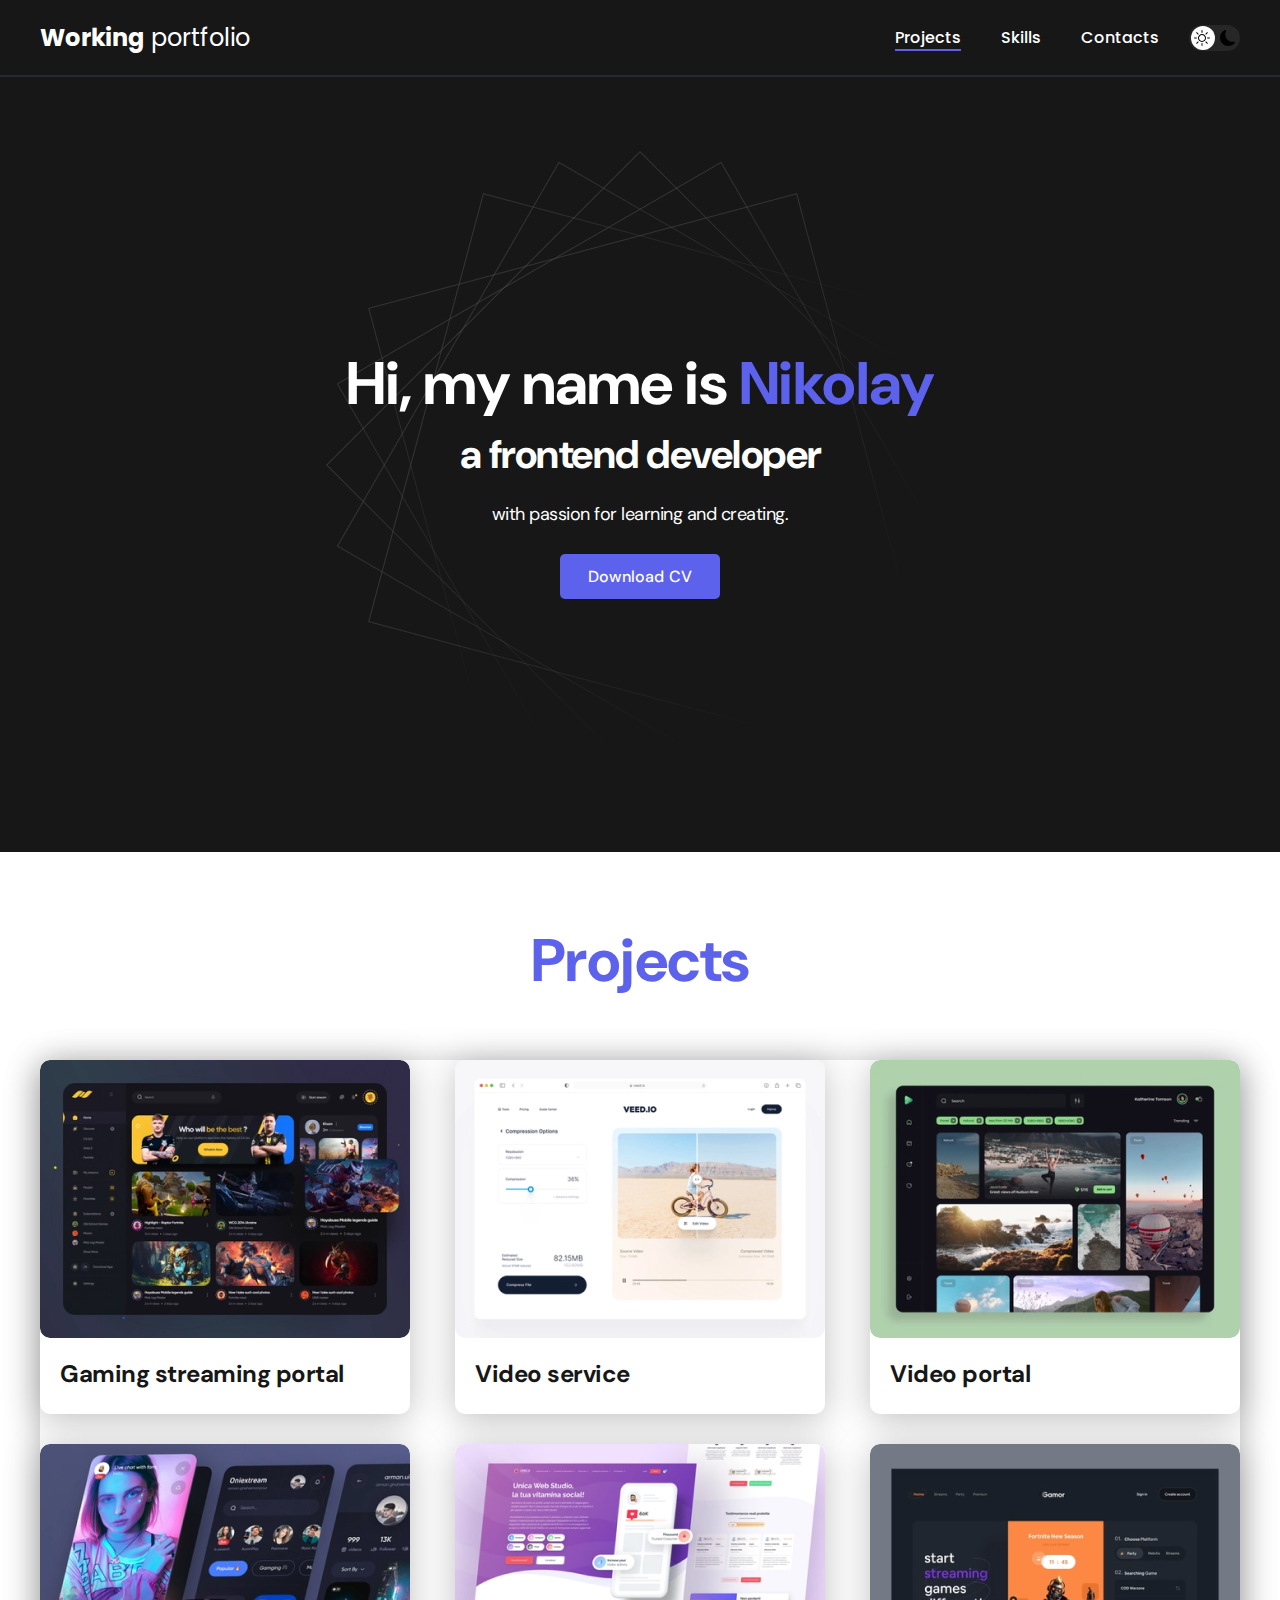
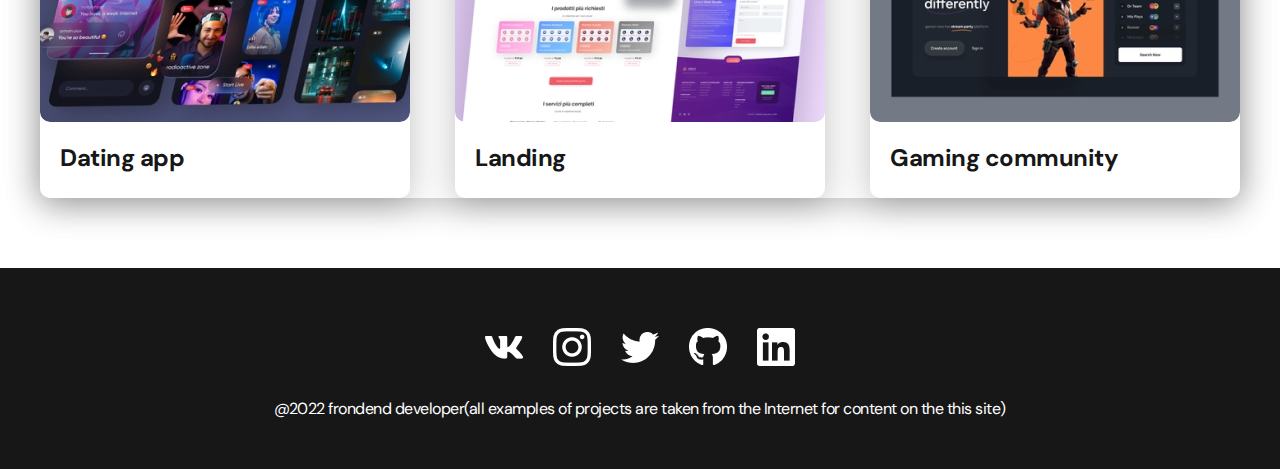
<file: index.html>
<!DOCTYPE html>
<html lang="en">
<head>
	<meta charset="UTF-8">
	<meta http-equiv="X-UA-Compatible" content="IE=edge">
	<meta name="viewport" content="width=device-width, initial-scale=1.0">
	<link rel="stylesheet" href="./css/main.css">
	<title>Nikolay Work</title>
</head>
<body>
	<nav class="nav">
		<div class="container">
			<div class="nav-row">
				<a href="./index.html" class="logo"><strong>Working</strong> portfolio</a>
				
				
				<button class="dark-mode-btn ">
					<img src="./img/icon/sun.svg" alt="Light mode" class="dark-mode-btn__icon">
					<img src="./img/icon/moon.svg" alt="Dark mode" class="dark-mode-btn__icon">
				</button>


				<ul class="nav-list">
					<li class="nav-list__item"><a href="./index.html" class="nav-list__link nav-list__link--active">Projects</a></li>
					<li class="nav-list__item"><a href="./skills.html" class="nav-list__link">Skills</a></li>
					<li class="nav-list__item"><a href="./contacts.html" class="nav-list__link">Contacts</a></li>
				</ul>
			</div>
		</div>
	</nav>

	<header class="header">
			<div class="header__wrapper">
				<h1 class="header__title">
					<strong>Hi, my name is <em>Nikolay</em></strong><br> 
					a frontend developer
				</h1>
				<div class="header__text">
					<p>with passion for learning and creating.</p>
				</div>
				<a href="#!" class="btn">Download CV</a>
			</div>
	</header>

	<main class="section">
		<div class="container">
			<h2 class="title-1">Projects</h2>
			<ul class="projects">
				<li class="project">
					<a href="./project-page.html">
						<img src="./img/icon/projects/01.jpg" alt="Project img" class="project__image">
						<h3 class="project__title">Gaming streaming portal</h3>
					</a>
				</li>
				<li class="project">
					<a href="./project-page.html">
						<img src="./img/icon/projects/Project 2.jpg" alt="Project img" class="project__image">
						<h3 class="project__title">Video service</h3>
					</a>
				</li>	
				<li class="project">
						<a href="./project-page.html">
						<img src="./img/icon/projects/Project 3.jpg" alt="Project img" class="project__image">
					<h3 class="project__title">Video portal</h3>
					</a>
				</li>
				</a>
				<li class="project">
					<a href="./project-page.html">
						<img src="./img/icon/projects/Project 4.jpg" alt="Project img" class="project__image">
						<h3 class="project__title">Dating app</h3>
					</a>
				</li>
				<li class="project">
					<a href="./project-page.html">
						<img src="./img/icon/projects/Project 5.jpg" alt="Project img" class="project__image">
						<h3 class="project__title">Landing</h3>
					</a>
				</li>
				<li class="project">
					<a href="./project-page.html">
						<img src="./img/icon/projects/Project 6.jpg" alt="Project img" class="project__image">
						<h3 class="project__title">Gaming community</h3>
					</a>
				</li>
			</ul>
		</div>
	</main>
	
	<footer class="footer">
		<div class="container">
			<div class="footer__wrapper">
				<ul class="social">
					<li class="social__item"><a href="https://vk.com/6nicksm1th9"><img src="./img/icon/vk.png" alt="VK"></a></li>
					<li class="social__item"><a href="https://www.instagram.com/bbbbbbborn/"><img src="./img/icon/instagram.png" alt="Instagram"></a></li>
					<li class="social__item"><a href="#!"><img src="./img/icon/twitter.png" alt="Twitter"></a></li>
					<li class="social__item"><a href="#!"><img src="./img/icon/github.png" alt="Github"></a></li>	
					<li class="social__item"><a href="#!"><img src="./img/icon/in.png" alt="LinkedIn"></a></li>
				</ul>
				<div class="copyright">
					<p>@2022 frondend developer(all examples of projects are taken from the Internet for content on the this site)</p>
				</div>
			</div>
		</div>
	</footer>

	<script src="./js/main.js"></script>

</body>
</html>
</file>
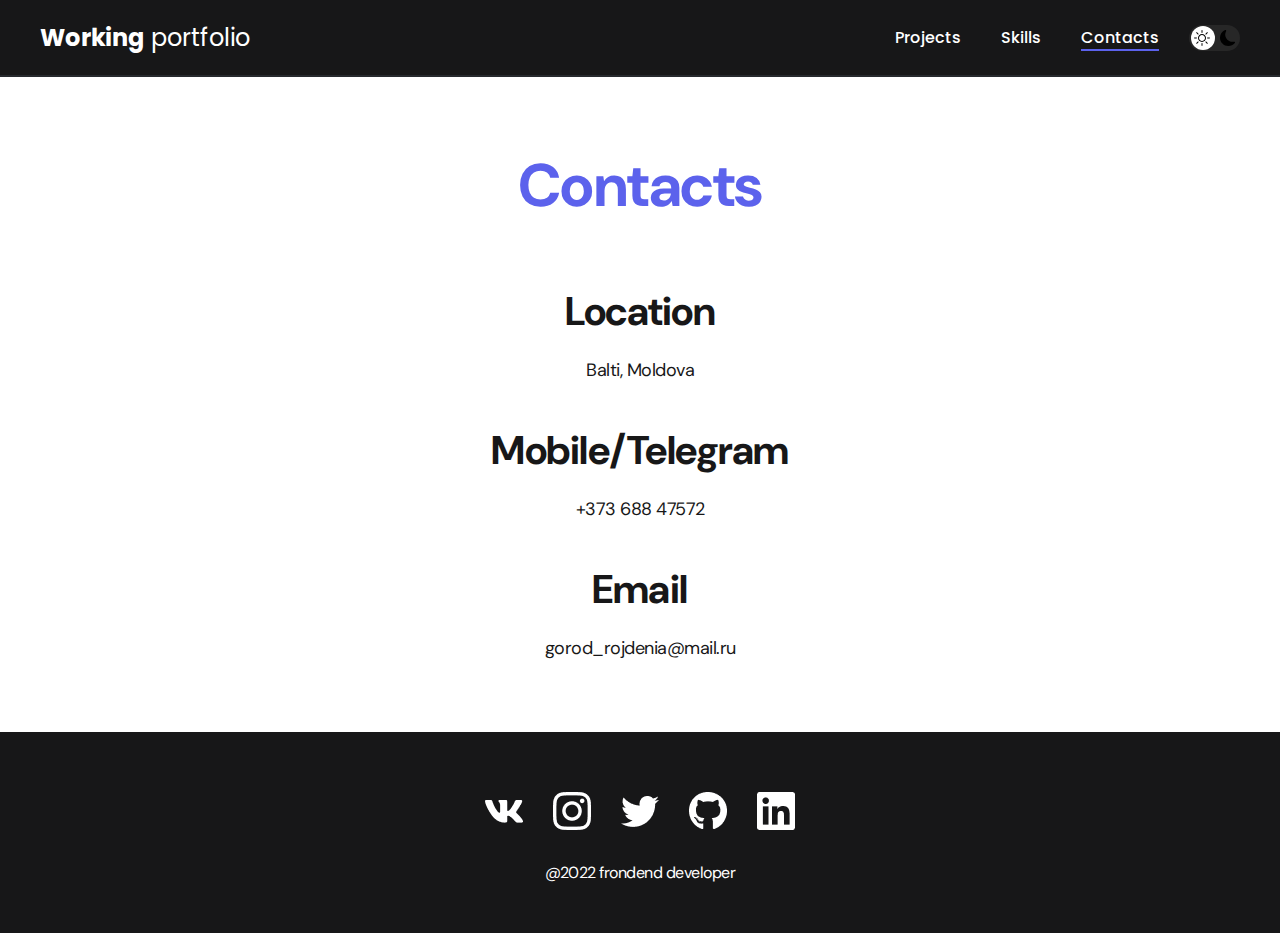
<file: contacts.html>
<!DOCTYPE html>
<html lang="en">
<head>
	<meta charset="UTF-8">
	<meta http-equiv="X-UA-Compatible" content="IE=edge">
	<meta name="viewport" content="width=device-width, initial-scale=1.0">
	<link rel="stylesheet" href="./css/main.css">
	<title>Nikolay Work</title>
</head>
<body>
	<nav class="nav">
		<div class="container">
			<div class="nav-row">
				<a href="./index.html" class="logo"><strong>Working</strong> portfolio</a>

				<button class="dark-mode-btn">
					<img src="./img/icon/sun.svg" alt="Light mode" class="dark-mode-btn__icon">
					<img src="./img/icon/moon.svg" alt="Dark mode" class="dark-mode-btn__icon">
				</button>

				<ul class="nav-list">
					<li class="nav-list__item"><a href="./index.html" class="nav-list__link">Projects</a></li>
					<li class="nav-list__item"><a href="./skills.html" class="nav-list__link">Skills</a></li>
					<li class="nav-list__item"><a href="./contacts.html" class="nav-list__link nav-list__link--active">Contacts</a></li>
				</ul>
			</div>
		</div>
	</nav>

	

	<main class="section">
		<div class="container">
			<h1 class="title-1">Contacts</h1>
			
				<ul class="content-list">
					<li class="conent-list__item">
						<h2 class="title-2">Location</h2>
						<p class="sub-title-2"> Balti, Moldova</p>
					</li>
					<li class="conent-list__item">		
						<h2 class="title-2">Mobile/Telegram</h2>
						<p><a class="sub-title-2__num" href="tel:+37368847572" > +373 688 47572</a></p>  
					</li>
					<li class="conent-list__item">		
						<h2 class="title-2">Email</h2>
						<p><a href="mailto:gorod_rojdenia@mail.ru" class="mail">gorod_rojdenia@mail.ru</a></p>  
					</li>
				</ul>
		</div>
	</main>
	
	<footer class="footer">
		<div class="container">
			<div class="footer__wrapper">
				<ul class="social">
					<li class="social__item"><a href="https://vk.com/6nicksm1th9"><img src="./img/icon/vk.png" alt="VK"></a></li>
					<li class="social__item"><a href="https://www.instagram.com/bbbbbbborn/"><img src="./img/icon/instagram.png" alt="Instagram"></a></li>
					<li class="social__item"><a href="#!"><img src="./img/icon/twitter.png" alt="Twitter"></a></li>
					<li class="social__item"><a href="#!"><img src="./img/icon/github.png" alt="Github"></a></li>	
					<li class="social__item"><a href="#!"><img src="./img/icon/in.png" alt="LinkedIn"></a></li>
				</ul>
				<div class="copyright">
					<p>@2022 frondend developer</p>
				</div>
			</div>
		</div>
	</footer>

	<script src="./js/main.js"></script>

</body>
</html>
</file>
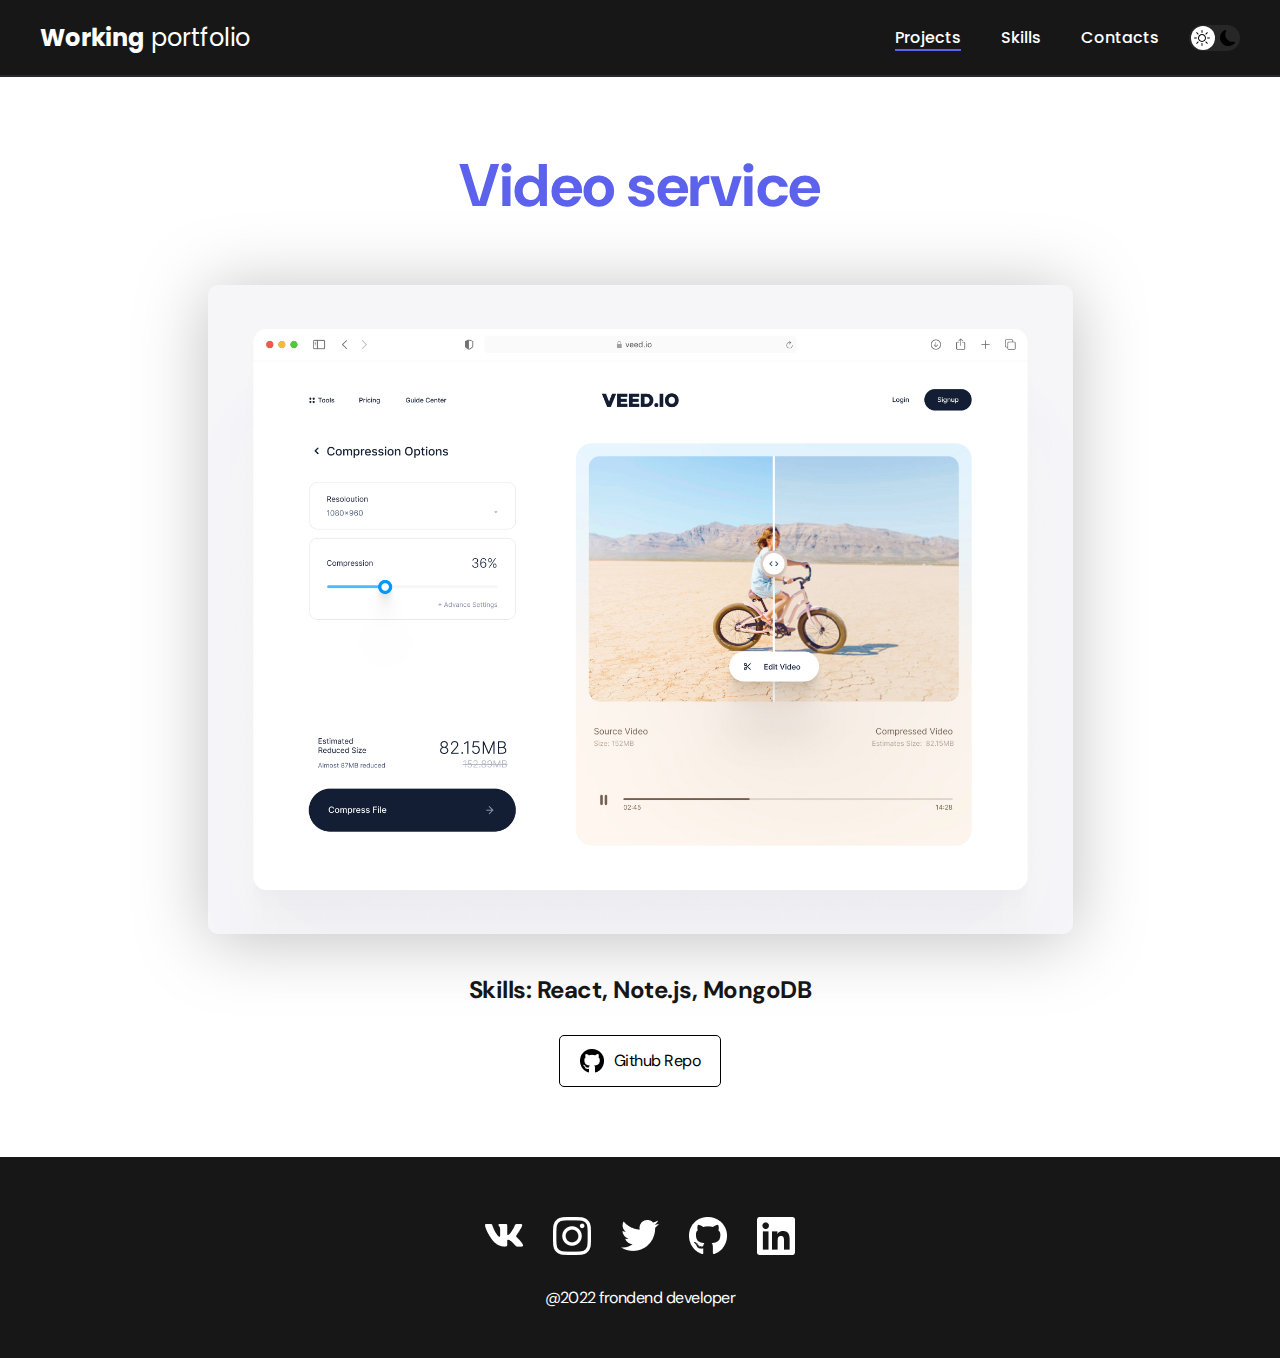
<file: project-page.html>
<!DOCTYPE html>
<html lang="en">
<head>
	<meta charset="UTF-8">
	<meta http-equiv="X-UA-Compatible" content="IE=edge">
	<meta name="viewport" content="width=device-width, initial-scale=1.0">
	<link rel="stylesheet" href="./css/main.css">
	<title>Nikolay Work</title>
</head>
<body>
	<nav class="nav">
		<div class="container">
			<div class="nav-row">
				<a href="./index.html" class="logo"><strong>Working</strong> portfolio</a>

				<button class="dark-mode-btn">
					<img src="./img/icon/sun.svg" alt="Light mode" class="dark-mode-btn__icon">
					<img src="./img/icon/moon.svg" alt="Dark mode" class="dark-mode-btn__icon">
				</button>

				<ul class="nav-list">
					<li class="nav-list__item"><a href="./index.html" class="nav-list__link nav-list__link--active">Projects</a></li>
					<li class="nav-list__item"><a href="./skills.html" class="nav-list__link">Skills</a></li>
					<li class="nav-list__item"><a href="./contacts.html" class="nav-list__link">Contacts</a></li>
				</ul>
			</div>
		</div>
	</nav>

	

	<main class="section">
		<div class="container">
			<div class="project-details">

			<h1 class="title-1">Video service</h1>

			<img src="./img/icon/projects/02-big.jpg" alt="" class="project-details__cover">
				<div class="project-details__desc">
					<p>
						Skills: React, Note.js, MongoDB
					</p>
				</div>

				<a href="#!" class="btn-outline">
					<img src="./img/icon/Vector (9).png" alt="">
					Github Repo 
				</a>

			</div>
		</div>
	</main>
	
	<footer class="footer">
		<div class="container">
			<div class="footer__wrapper">
				<ul class="social">
					<li class="social__item"><a href="https://vk.com/6nicksm1th9"><img src="./img/icon/vk.png" alt="VK"></a></li>
					<li class="social__item"><a href="https://www.instagram.com/bbbbbbborn/"><img src="./img/icon/instagram.png" alt="Instagram"></a></li>
					<li class="social__item"><a href="#!"><img src="./img/icon/twitter.png" alt="Twitter"></a></li>
					<li class="social__item"><a href="#!"><img src="./img/icon/github.png" alt="Github"></a></li>	
					<li class="social__item"><a href="#!"><img src="./img/icon/in.png" alt="LinkedIn"></a></li>
				</ul>
				<div class="copyright">
					<p>@2022 frondend developer</p>
				</div>
			</div>
		</div>
	</footer>

	<script src="./js/main.js"></script>

</body>
</html>
</file>
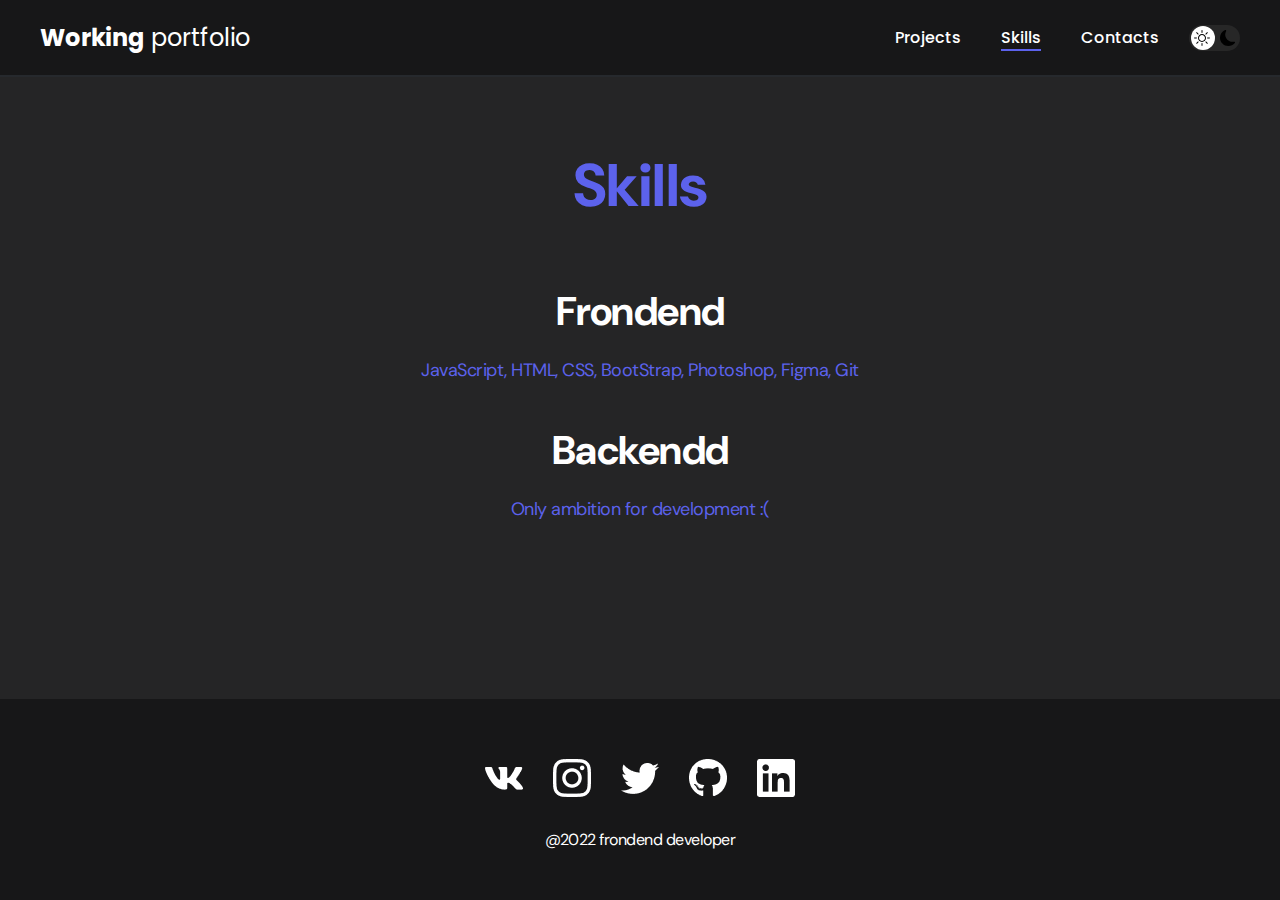
<file: skills.html>
<!DOCTYPE html>
<html lang="en">
<head>
	<meta charset="UTF-8">
	<meta http-equiv="X-UA-Compatible" content="IE=edge">
	<meta name="viewport" content="width=device-width, initial-scale=1.0">
	<link rel="stylesheet" href="./css/main.css">
	<title>Nikolay Work</title>
</head>
<body class="dark">
	<nav class="nav">
		<div class="container">
			<div class="nav-row">
				<a href="./index.html" class="logo"><strong>Working</strong> portfolio</a>

				<button class="dark-mode-btn">
					<img src="./img/icon/sun.svg" alt="Light mode" class="dark-mode-btn__icon">
					<img src="./img/icon/moon.svg" alt="Dark mode" class="dark-mode-btn__icon">
				</button>

				<ul class="nav-list">
					<li class="nav-list__item"><a href="./index.html" class="nav-list__link">Projects</a></li>
					<li class="nav-list__item"><a href="./skills.html" class="nav-list__link nav-list__link--active">Skills</a></li>
					<li class="nav-list__item"><a href="./contacts.html" class="nav-list__link">Contacts</a></li>
				</ul>
			</div>
		</div>
	</nav>

	

	<main class="section">
		<div class="container">
			<h1 class="title-1">Skills</h1>
			
				<ul class="content-list">
					<li class="conent-list__item">
						<h2 class="title-2">Frondend</h2>
						<p class="sub-title-2"> JavaScript, HTML, CSS, BootStrap, Photoshop, Figma, Git</p>
					</li>
					<li class="conent-list__item">		
						<h2 class="title-2">Backendd</h2>
						<p class="sub-title-2">Only ambition for development :(</p>  
					</li>
				</ul>
		</div>
	</main>
	
	<footer class="footer">
		<div class="container">
			<div class="footer__wrapper">
				<ul class="social">
					<li class="social__item"><a href="https://vk.com/6nicksm1th9"><img src="./img/icon/vk.png" alt="VK"></a></li>
					<li class="social__item"><a href="https://www.instagram.com/bbbbbbborn/"><img src="./img/icon/instagram.png" alt="Instagram"></a></li>
					<li class="social__item"><a href="#!"><img src="./img/icon/twitter.png" alt="Twitter"></a></li>
					<li class="social__item"><a href="#!"><img src="./img/icon/github.png" alt="Github"></a></li>	
					<li class="social__item"><a href="#!"><img src="./img/icon/in.png" alt="LinkedIn"></a></li>
				</ul>
				<div class="copyright">
					<p>@2022 frondend developer</p>
				</div>
			</div>
		</div>
	</footer>

	<script src="./js/main.js"></script>

</body>
</html>
</file>
<file: css/main.css>
@import "./reset.css";
@import url('https://fonts.googleapis.com/css2?family=DM+Sans:wght@400;500;700&family=Poppins:ital,wght@0,500;0,700;1,400&display=swap');


/*
font-family: 'DM Sans', sans-serif;
font-family: 'Poppins', sans-serif;
*/

:root {
	--blackpure: #000;
	--black: #171718;
	--black-border: #26292D;
	--white: #fff;
	--purple: #5C62EC;

	--transition: 0.5s ease;	
	--text-color: var(--black);
	--dark-bg: var(--black);
	--dark-border: var(--black-border);
	--header-text: var(--white);
	--accent: var(--purple);


	--accent-dark: var(--white);


	/* Light Mode*/
	--page-bg: var(--white);
	--text-color: var(--black);
	--title-1: var(--accent);
	--title-2: var(--black);
	--sub-title-2: var(--black);

	--project-card-bg: var(--white);
	--project-card-text: var(--black);
	--box-shadow: 0px 5px 35px rgba(0, 0, 0, 0.25);
}


.dark {
	/* Dark Mode*/
	--page-bg: #252526;
	--text-color: var(--white);

	--title-1: var(--white);
	--title-2: var(--white);
	--sub-title-2: var(--purple);

	--project-card-bg: var(--black);
	--project-card-text: var(--white);
	--box-shadow: 0px 5px 35px rgba(0, 0, 0, 0.8);
}

html, body {
	display: flex;
	flex-direction: column;
	min-height: 100vh;

	font-family: 'DM Sans', sans-serif;
	letter-spacing: -0.5px;
	/*Light Mode*/
	background-color: var(--page-bg);
	color: var(--text-color);
}

/* General*/

.container {
	margin: 0 auto;
	padding: 0 15px;
	max-width: 1200px;
	align-items: center;
}

.none{
	display: none !important;
}

.section {
	padding: 70px 0;
}

.title-1 {
	margin-bottom: 60px;

	font-size: 60px;
	font-weight: 700;
	line-height: 1.3;
	color: var(--purple);
	text-align: center;
}

.title-2 {
	margin-bottom: 20px;
	color: var(--title-2);
	font-size: 40px;
	line-height: 1.3;
	font-weight: 700;
}

.title-2 p{
	color: var(--sub-title-2)
}

.title-2 {
	color: var(--title-2);
}


/* Nav*/

.nav {
	padding: 20px 0;
	border-bottom: 2px solid var(--dark-border);
	background-color: var(--dark-bg);
	color: var(--header-text);
	letter-spacing: normal;
}

.nav-row {
	display: flex;
	justify-content: row-gap;
	align-items: center;
	column-gap: 30px;
	row-gap: 20px;
	flex-wrap: wrap;
}

a {
	text-decoration: none
}

ul {
	list-style-type: none;
}

.logo {
	margin-right: auto;
	color: var(--header-text);
	font-size: 24px;
	font-family: 'Poppins', sans-serif;
	transition: var(--transition);
}

.logo strong{
	font-weight: 700;
}

.nav-list{
	display: flex;
	flex-wrap: wrap;
	row-gap: 10px;
	align-items: center;
	column-gap: 40px;
	font-size: 16px;
	font-weight: 500;
	font-family: 'Poppins', sans-serif;
}

/* Dark Mode Button*/

.dark-mode-btn {
	order: 1;
	position: relative;
	display: flex;
	justify-content: space-between;

	width: 51px;
	height: 26px;
	padding: 5px;

	border-radius: 50px;
	background-color: #272727;
}

.dark-mode-btn::before{
	content: "";
	position: absolute;
	left: 1px;
	top: 1px;

	display: block;
	width: 24px;
	height: 24px;
	margin-left: 0.06rem;


	border-radius: 50%;
	background-color: white;
	transition: left 0.2s ease-in;
}

.dark-mode-btn--active::before {
	left: 26px;
}

.dark-mode-btn__icon {
	position: relative;
	display: flex;
	align-items: center;
	z-index: 9;
}



.nav-list__link {
	color: var(--header-text);
	transition: opacity 0.2s ease;
}

.nav-list__link:hover {
	opacity: 0.8;
}

.nav-list__link:active {
	position: relative;
	-webkit-box-shadow: 11px 13px 34px -1px rgba(34, 60, 80, 0.2);
-moz-box-shadow: 11px 13px 34px -1px rgba(34, 60, 80, 0.2);
box-shadow: 11px 13px 34px -1px rgba(34, 60, 80, 0.2);
}


.nav-list__link--active {
	position: relative;
}

.nav-list__link--active::before {
	content: '';

	position: absolute;
	left: 0;
	top: 100%;
	display: block;
	height: 2px;
	width: 100%;
	background-color: var(--accent)
}

/*Header*/

.header {
	padding: 40px 0;
	min-height: 695px;

	display: flex;
	justify-content: center;
	align-items: center;

	background-color: var(--dark-bg);

	background-image: url('./../img/icon/projects/Abstract-1.png');
	background-repeat: no-repeat;
	background-size: auto;
	background-position: center center;

	color: var(--white);
	text-align: center;
}	

.header__wrapper {
	padding: 0 15px;
	max-width: 660px;
}

.header__title {
	margin-bottom: 20px;
	font-size: 40px;
	font-weight: 700;
	line-height: 1.4;
}

.header__title strong {
	font-size: 60px;
	font-weight: 700 ;
}

.header__title em{
	font-style: normal;
	color: var(--accent)
}

.header__text {
	margin-bottom: 40px;
	font-size: 18px;
	line-height: 1.333;
}

.header__text p + p {
	margin-top: 0.5em;
}

/* Button */

.btn {
	padding: 12px 28px;
	height: 48px;
	width: 160px;

	border-radius: 5px;
	background-color: var(--accent);
	color: var(--white);
	letter-spacing: 0.15px;
	font-size: 16px;
	font-weight: 500;
	transition: var(--transition);
	transition: opacity 0.1s ease-in;
}

.btn:hover {
	opacity: 0.8;
}

.btn:active {
	position: relative;
	top: 1px;
	-webkit-box-shadow: 11px 13px 34px -1px rgba(34, 60, 80, 0.2);
-moz-box-shadow: 11px 13px 34px -1px rgba(34, 60, 80, 0.2);
box-shadow: 11px 13px 34px -1px rgba(34, 60, 80, 0.2);
}

/* Button Outline*/
.btn-outline {
	height: 38px;
	padding-top: 6px;
	padding-bottom: 6px;
	padding-left: 20px;
	padding-right: 20px;
	border-radius: 5px;

	display: flex;
	column-gap: 10px;
	align-items: center;
	
	border: 1px solid var(--blackpure);
	color: var(--blackpure);
	align-items: center;
	background-color: var(--white)

}

.btn-outline:hover {
	opacity: 0.90;
}
.btn-outline:active {
	position: relative;
	top: 1px;
	-webkit-box-shadow: 11px 13px 34px -1px rgba(34, 60, 80, 0.2);
	-moz-box-shadow: 11px 13px 34px -1px rgba(34, 60, 80, 0.2);
	box-shadow: 11px 13px 34px -1px rgba(34, 60, 80, 0.2);
}

/* Projects */

.projects {
	display: flex;
	flex-wrap: wrap;
	column-gap: 45px;
	row-gap: 30px;
	justify-content: center;
	box-shadow: var(--box-shadow);
	border-radius: 10px;
}
.project {
	max-width: 370px;
	background-color: var(--project-card-bg);
	border-radius: 10px;
	box-shadow: var(--box-shadow)
}
.project__image {
	border-radius: 10px;
}
.project__title {
	padding: 15px 20px 25px;
	font-size: 24px;
	line-height: 1.3;
	color: var(--project-card-text);
}

/* Project Details*/

.project-details {
	margin: 0 auto;
	max-width: 865px;

	display: flex;
	flex-direction: column;
	align-items: center;
	text-align: center;
}

.project-details__cover {
	max-width: 100%;
	margin-bottom: 40px;
	filter: drop-shadow(0px 5px 35px rgba(0, 0, 0, 0.25));
	border-radius: 10px;
}
.project-details__desc {
	margin-bottom: 30px;
	font-weight: 700;
	font-size: 24px;
	line-height: 1.3;
}

/*Content list*/


.content-list {
	max-width: 570px;
	margin: 0 auto;

	display: flex;
	flex-direction: column;
	row-gap: 40px;
	align-items: center;
	text-align: center;
}

.content-list a{
	align-self: start;
}

.conent-list__item {
	font-size: 18px;
	line-height: 1.5;
}

.conent-list__item p+p{
	margin-top: 0.5em;
}

.mail {
	color: var(--sub-title-2)
}

.mail:hover {
	opacity: 0.90;
}
.mail:active {
	position: relative;
	top: 1px;
	background-color:rgba(0, 0, 0, 0.05);
	border-radius: 5px;
	-webkit-box-shadow: 11px 13px 34px -1px rgba(34, 60, 80, 0.2);
	-moz-box-shadow: 11px 13px 34px -1px rgba(34, 60, 80, 0.2);
	box-shadow: 11px 13px 34px -1px rgba(34, 60, 80, 0.2);
}

.sub-title-2 {
	font-weight: 400;
	color: var(--sub-title-2)
}

.sub-title-2__num{
	font-weight: 400;
	color: var(--sub-title-2);
}

.sub-title-2__num:hover {
	opacity: 0.90;
}

.sub-title-2__num:active {
	position: relative;
	top: 1px;
	background-color:rgba(0, 0, 0, 0.05);
	border-radius: 5px;
	-webkit-box-shadow: 11px 13px 34px -1px rgba(34, 60, 80, 0.2);
	-moz-box-shadow: 11px 13px 34px -1px rgba(34, 60, 80, 0.2);
	box-shadow: 11px 13px 34px -1px rgba(34, 60, 80, 0.2);
}

/* Footer*/

.footer {
	margin-top: auto;
	padding: 60px 0 50px;
	background-color: var(--dark-bg);
	color: var(--header-text);
}

.footer__wrapper {
	display: flex;
	flex-direction: column;
	align-items: center;
	row-gap: 27px;
}

.social {
	display: flex;
	column-gap: 30px;
	align-items: center;
}

.copyright {
	font-size: 16px;
	text-align: center;
}

.copyright p + p{
	margin-top: 0.5em;
}




/*Adaptive Design*/

@media (max-width: 620px) {

	.header {
		min-height: unset;
	}

	.header__title {
		font-size: 30px;
	}

	.header__title strong{
		font-size: 40px;
	}

	.section {
		padding: 40px 0;
	}

	.title-1 {
		margin-bottom: 30px;
		font-size: 40px;
	}

	.title-2 {
		margin-bottom: 10px;
		font-size: 30px;
	}

	.project__title {
		font-size: 20px;
	}

	.footer {
		padding: 40px 0 30px;
	}

	.footer__wrapper {
		row-gap: 20px;
	}

	.social {
		column-gap: 20px; 
	}

	.social__item {
		width: 28px;
	}

	.content-list {
		row-gap: 20px;
	}

	.content-list__item {
		font-size: 15px;
	}

	.project-details__desc{
		font-size: 18px;
	}

	.nav-row{
		display: flex;
		justify-self: space-between;
	}

	.dark-mode-btn {
		order: 0;
	}
}

@media (max-width: 400px) {

	.header {
		min-height: unset ;
	}

	.header__title {
		font-size: 20px;
	}

	.header__title strong{
		font-size: 30px;
	}

	.title-1 {
		font-size: 34px;
	}

	.btn-outline {
		column-gap: 6px;
		height: 25px;
	}

	.project__image {
		width: 300px;
	}

	.project__title {
		padding: 13px 5px;
		line-height: 1;
		font-size: 18px;
	}

	.btn {
		padding: 9px 21px;
		font-size: 14px;
	}

	.dark-mode-btn {
		order: 0;
	}
}
</file>
